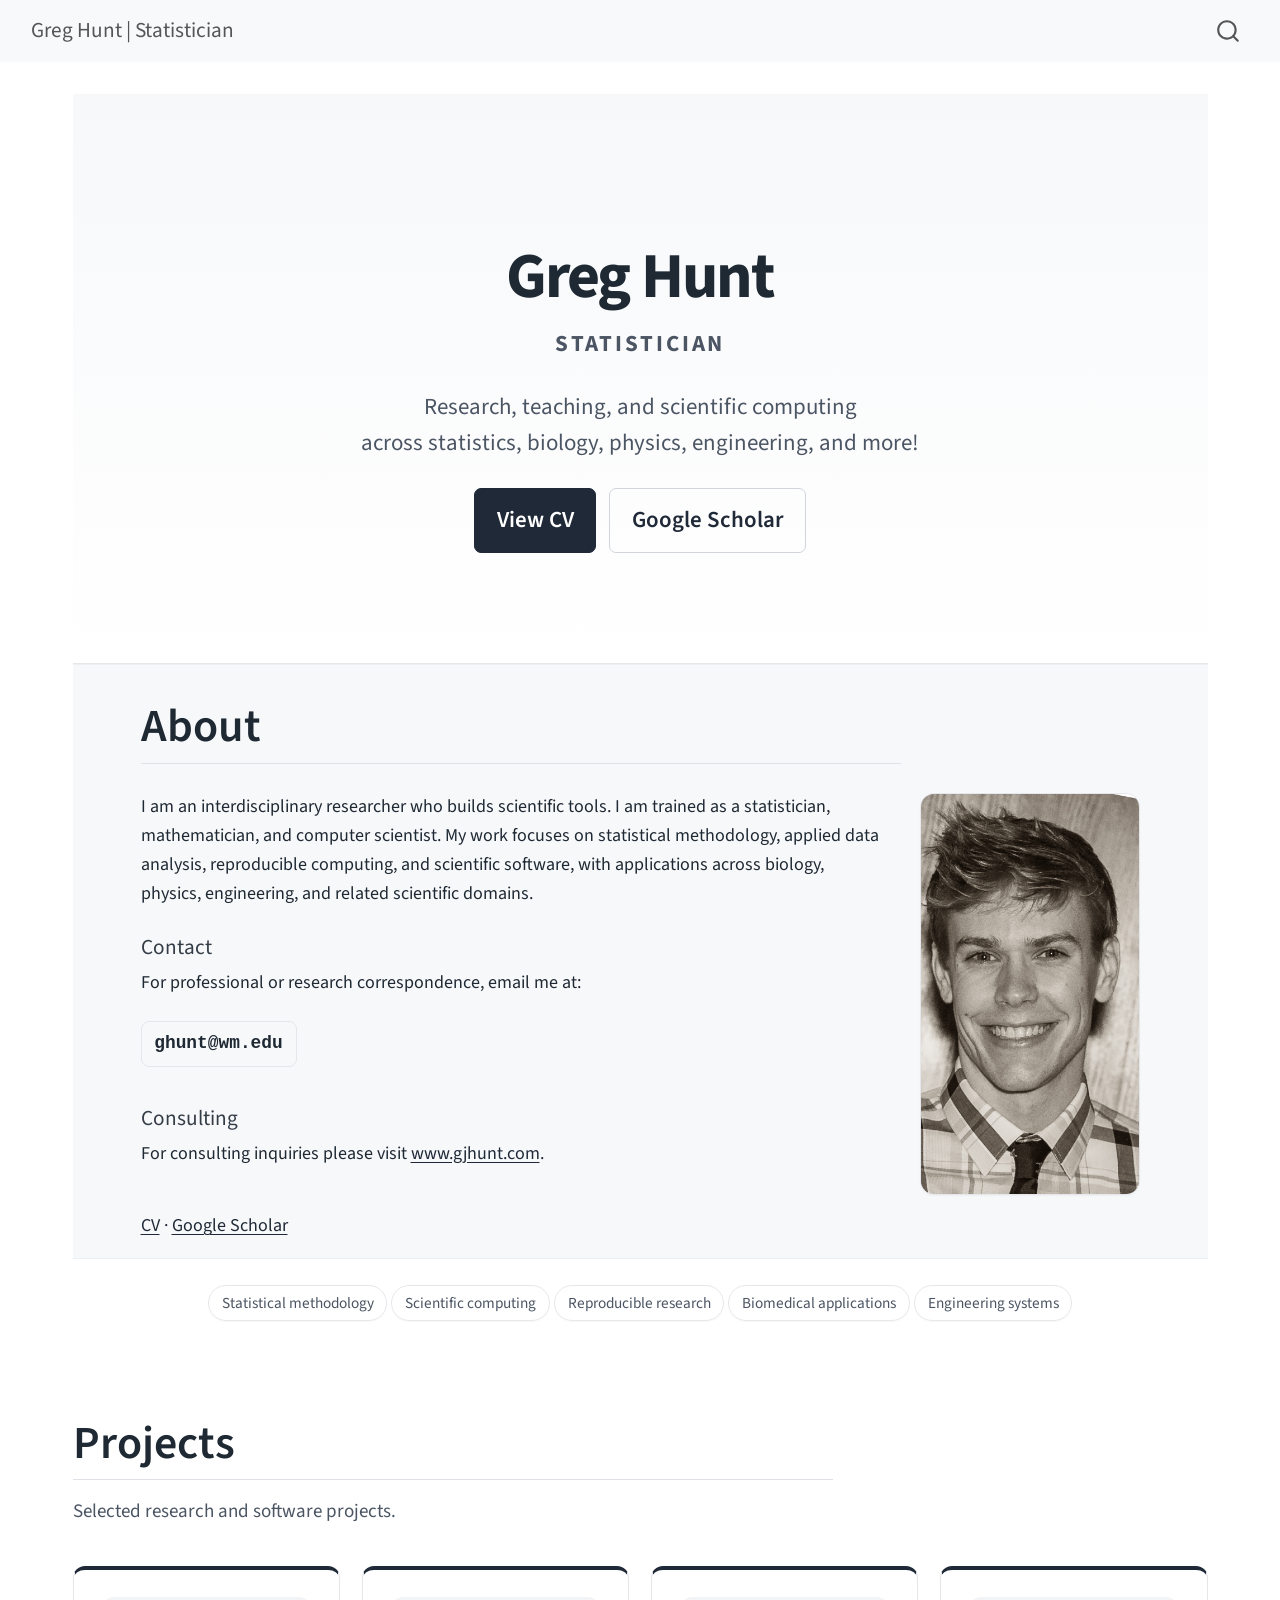
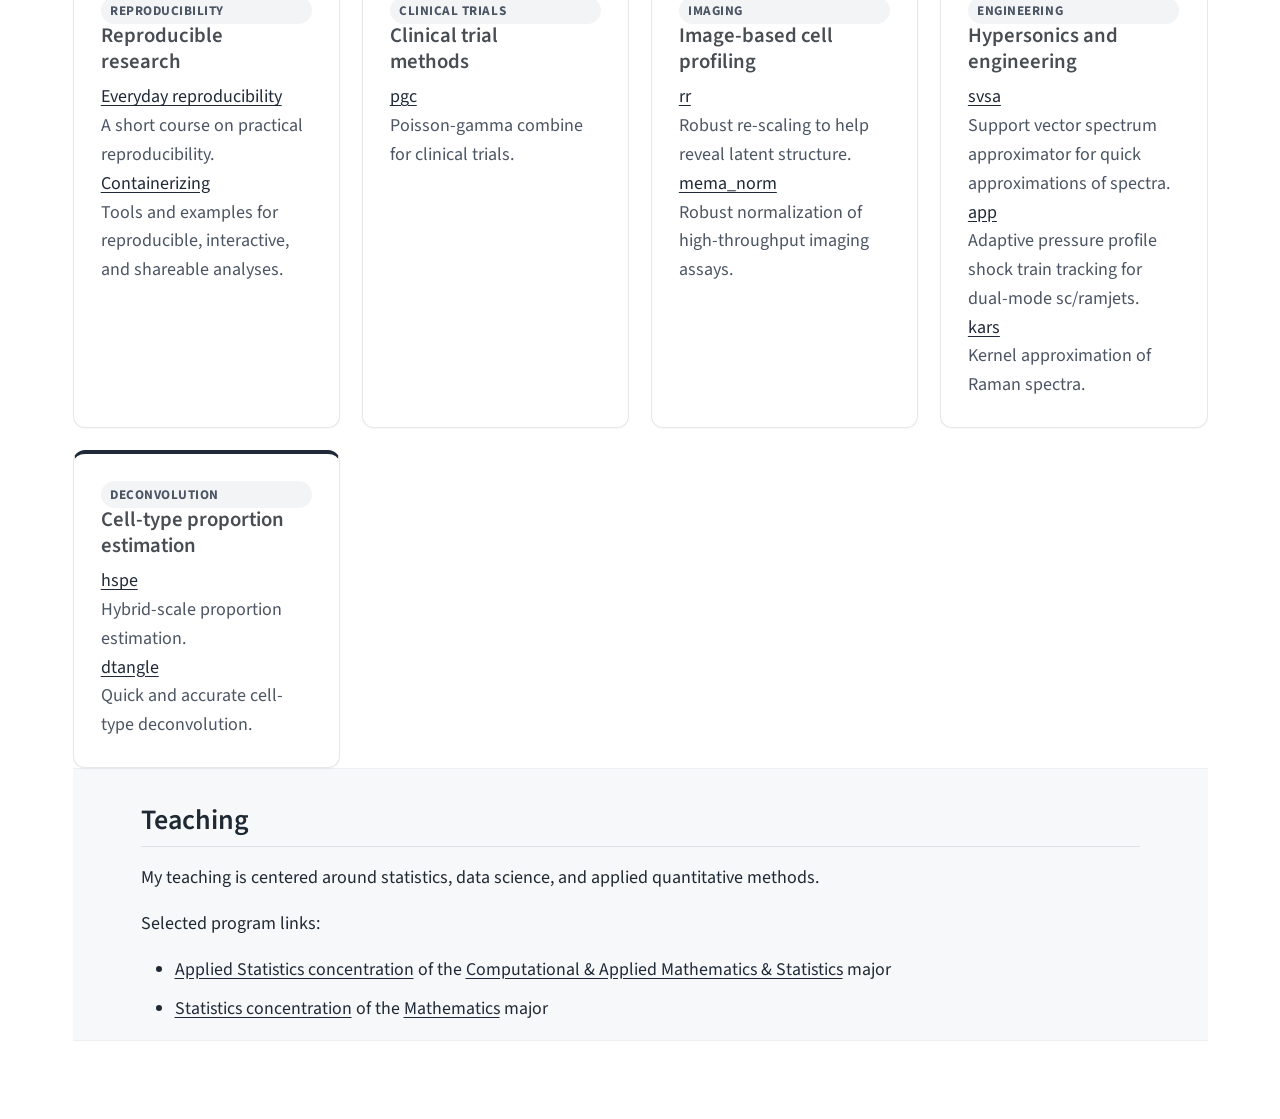
<file: docs/index.html>
<!DOCTYPE html>
<html xmlns="http://www.w3.org/1999/xhtml" lang="en" xml:lang="en"><head>

<meta charset="utf-8">
<meta name="generator" content="quarto-1.5.57">

<meta name="viewport" content="width=device-width, initial-scale=1.0, user-scalable=yes">


<title>Greg Hunt | Statistician</title>
<style>
code{white-space: pre-wrap;}
span.smallcaps{font-variant: small-caps;}
div.columns{display: flex; gap: min(4vw, 1.5em);}
div.column{flex: auto; overflow-x: auto;}
div.hanging-indent{margin-left: 1.5em; text-indent: -1.5em;}
ul.task-list{list-style: none;}
ul.task-list li input[type="checkbox"] {
  width: 0.8em;
  margin: 0 0.8em 0.2em -1em; /* quarto-specific, see https://github.com/quarto-dev/quarto-cli/issues/4556 */ 
  vertical-align: middle;
}
</style>


<script src="site_libs/quarto-nav/quarto-nav.js"></script>
<script src="site_libs/quarto-nav/headroom.min.js"></script>
<script src="site_libs/clipboard/clipboard.min.js"></script>
<script src="site_libs/quarto-search/autocomplete.umd.js"></script>
<script src="site_libs/quarto-search/fuse.min.js"></script>
<script src="site_libs/quarto-search/quarto-search.js"></script>
<meta name="quarto:offset" content="./">
<script src="site_libs/quarto-html/quarto.js"></script>
<script src="site_libs/quarto-html/popper.min.js"></script>
<script src="site_libs/quarto-html/tippy.umd.min.js"></script>
<script src="site_libs/quarto-html/anchor.min.js"></script>
<link href="site_libs/quarto-html/tippy.css" rel="stylesheet">
<link href="site_libs/quarto-html/quarto-syntax-highlighting.css" rel="stylesheet" id="quarto-text-highlighting-styles">
<script src="site_libs/bootstrap/bootstrap.min.js"></script>
<link href="site_libs/bootstrap/bootstrap-icons.css" rel="stylesheet">
<link href="site_libs/bootstrap/bootstrap.min.css" rel="stylesheet" id="quarto-bootstrap" data-mode="light">
<script id="quarto-search-options" type="application/json">{
  "location": "navbar",
  "copy-button": false,
  "collapse-after": 3,
  "panel-placement": "end",
  "type": "overlay",
  "limit": 50,
  "keyboard-shortcut": [
    "f",
    "/",
    "s"
  ],
  "show-item-context": false,
  "language": {
    "search-no-results-text": "No results",
    "search-matching-documents-text": "matching documents",
    "search-copy-link-title": "Copy link to search",
    "search-hide-matches-text": "Hide additional matches",
    "search-more-match-text": "more match in this document",
    "search-more-matches-text": "more matches in this document",
    "search-clear-button-title": "Clear",
    "search-text-placeholder": "",
    "search-detached-cancel-button-title": "Cancel",
    "search-submit-button-title": "Submit",
    "search-label": "Search"
  }
}</script>


<link rel="stylesheet" href="assets/styles.css">
</head>

<body class="nav-fixed">

<div id="quarto-search-results"></div>
  <header id="quarto-header" class="headroom fixed-top">
    <nav class="navbar navbar-expand-lg " data-bs-theme="dark">
      <div class="navbar-container container-fluid">
      <div class="navbar-brand-container mx-auto">
    <a class="navbar-brand" href="./index.html">
    <span class="navbar-title">Greg Hunt | Statistician</span>
    </a>
  </div>
        <div class="quarto-navbar-tools tools-end">
</div>
          <div id="quarto-search" class="" title="Search"></div>
      </div> <!-- /container-fluid -->
    </nav>
</header>
<!-- content -->
<div id="quarto-content" class="quarto-container page-columns page-rows-contents page-layout-full page-navbar">
<!-- sidebar -->
<!-- margin-sidebar -->
    
<!-- main -->
<main class="content column-page" id="quarto-document-content">




<section id="greg-hunt" class="level1 hero">
<h1>Greg Hunt</h1>
<p class="eyebrow">
Statistician
</p>
<p>Research, teaching, and scientific computing<br> across statistics, biology, physics, engineering, and more!</p>
<p><a href="files/cv.pdf" class="button">View CV</a> <a href="https://scholar.google.com/citations?user=9P_VwdgAAAAJ" class="button secondary">Google Scholar</a></p>
</section>
<section id="about" class="level2 alt about-section">
<h2 class="anchored" data-anchor-id="about">About</h2>
<div class="about-grid">
<div class="about-text">
<p>I am an interdisciplinary researcher who builds scientific tools. I am trained as a statistician, mathematician, and computer scientist. My work focuses on statistical methodology, applied data analysis, reproducible computing, and scientific software, with applications across biology, physics, engineering, and related scientific domains.</p>
<section id="contact" class="contact">
<section id="contact" class="level4">
<h4 class="anchored" data-anchor-id="contact">Contact</h4>
<p>For professional or research correspondence, email me at:</p>
<p><strong>ghunt@wm.edu</strong></p>
</section>
<section id="consulting" class="level4">
<h4 class="anchored" data-anchor-id="consulting">Consulting</h4>
<p>For consulting inquiries please visit <a href="https://gjhunt.com">www.gjhunt.com</a>.</p>
</section>
</section>
</div>
<p><img src="files/headshot.jpg" class="headshot img-fluid"></p>
</div>
<p><a href="files/cv.pdf">CV</a> · <a href="https://scholar.google.com/citations?user=9P_VwdgAAAAJ">Google Scholar</a></p>
</section>
<div class="cred-strip">
<p><span>Statistical methodology</span> <span>Scientific computing</span> <span>Reproducible research</span> <span>Biomedical applications</span> <span>Engineering systems</span></p>
</div>
<section id="projects" class="level2 services-section">
<h2 class="anchored" data-anchor-id="projects">Projects</h2>
<p>Selected research and software projects.</p>
<div class="cards">
<div class="card service-card">
<p class="service-tag">
Reproducibility
</p>
<section id="reproducible-research" class="level3">
<h3 class="anchored" data-anchor-id="reproducible-research">Reproducible research</h3>
<p><a href="https://gjhunt.github.io/repro_course">Everyday reproducibility</a><br>
A short course on practical reproducibility.</p>
<p><a href="https://gjhunt.github.io/containerize">Containerizing</a><br>
Tools and examples for reproducible, interactive, and shareable analyses.</p>
</section>
</div>
<div class="card service-card">
<p class="service-tag">
Clinical trials
</p>
<section id="clinical-trial-methods" class="level3">
<h3 class="anchored" data-anchor-id="clinical-trial-methods">Clinical trial methods</h3>
<p><a href="https://gjhunt.github.io/pgc">pgc</a><br>
Poisson-gamma combine for clinical trials.</p>
</section>
</div>
<div class="card service-card">
<p class="service-tag">
Imaging
</p>
<section id="image-based-cell-profiling" class="level3">
<h3 class="anchored" data-anchor-id="image-based-cell-profiling">Image-based cell profiling</h3>
<p><a href="https://gjhunt.github.io/rr">rr</a><br>
Robust re-scaling to help reveal latent structure.</p>
<p><a href="https://gjhunt.github.io/mema_norm">mema_norm</a><br>
Robust normalization of high-throughput imaging assays.</p>
</section>
</div>
<div class="card service-card">
<p class="service-tag">
Engineering
</p>
<section id="hypersonics-and-engineering" class="level3">
<h3 class="anchored" data-anchor-id="hypersonics-and-engineering">Hypersonics and engineering</h3>
<p><a href="https://gjhunt.github.io/svsa">svsa</a><br>
Support vector spectrum approximator for quick approximations of spectra.</p>
<p><a href="https://gjhunt.github.io/app">app</a><br>
Adaptive pressure profile shock train tracking for dual-mode sc/ramjets.</p>
<p><a href="https://gjhunt.github.io/kars">kars</a><br>
Kernel approximation of Raman spectra.</p>
</section>
</div>
<div class="card service-card">
<p class="service-tag">
Deconvolution
</p>
<section id="cell-type-proportion-estimation" class="level3">
<h3 class="anchored" data-anchor-id="cell-type-proportion-estimation">Cell-type proportion estimation</h3>
<p><a href="https://gjhunt.github.io/hspe">hspe</a><br>
Hybrid-scale proportion estimation.</p>
<p><a href="https://gjhunt.github.io/dtangle">dtangle</a><br>
Quick and accurate cell-type deconvolution.</p>
</section>
</div>
</div>
</section>
<section id="teaching" class="level2 alt">
<h2 class="anchored" data-anchor-id="teaching">Teaching</h2>
<p>My teaching is centered around statistics, data science, and applied quantitative methods.</p>
<p>Selected program links:</p>
<div class="project-list">
<ul>
<li><a href="https://www.wm.edu/as/cams/applied-statistics/index.php">Applied Statistics concentration</a> of the <a href="https://www.wm.edu/as/cams/">Computational &amp; Applied Mathematics &amp; Statistics</a> major</li>
<li><a href="https://www.wm.edu/as/mathematics/undergrad/major/statistics/">Statistics concentration</a> of the <a href="https://www.wm.edu/as/mathematics/">Mathematics</a> major</li>
</ul>
</div>
</section>



</main> <!-- /main -->
<script id="quarto-html-after-body" type="application/javascript">
window.document.addEventListener("DOMContentLoaded", function (event) {
  const toggleBodyColorMode = (bsSheetEl) => {
    const mode = bsSheetEl.getAttribute("data-mode");
    const bodyEl = window.document.querySelector("body");
    if (mode === "dark") {
      bodyEl.classList.add("quarto-dark");
      bodyEl.classList.remove("quarto-light");
    } else {
      bodyEl.classList.add("quarto-light");
      bodyEl.classList.remove("quarto-dark");
    }
  }
  const toggleBodyColorPrimary = () => {
    const bsSheetEl = window.document.querySelector("link#quarto-bootstrap");
    if (bsSheetEl) {
      toggleBodyColorMode(bsSheetEl);
    }
  }
  toggleBodyColorPrimary();  
  const icon = "";
  const anchorJS = new window.AnchorJS();
  anchorJS.options = {
    placement: 'right',
    icon: icon
  };
  anchorJS.add('.anchored');
  const isCodeAnnotation = (el) => {
    for (const clz of el.classList) {
      if (clz.startsWith('code-annotation-')) {                     
        return true;
      }
    }
    return false;
  }
  const onCopySuccess = function(e) {
    // button target
    const button = e.trigger;
    // don't keep focus
    button.blur();
    // flash "checked"
    button.classList.add('code-copy-button-checked');
    var currentTitle = button.getAttribute("title");
    button.setAttribute("title", "Copied!");
    let tooltip;
    if (window.bootstrap) {
      button.setAttribute("data-bs-toggle", "tooltip");
      button.setAttribute("data-bs-placement", "left");
      button.setAttribute("data-bs-title", "Copied!");
      tooltip = new bootstrap.Tooltip(button, 
        { trigger: "manual", 
          customClass: "code-copy-button-tooltip",
          offset: [0, -8]});
      tooltip.show();    
    }
    setTimeout(function() {
      if (tooltip) {
        tooltip.hide();
        button.removeAttribute("data-bs-title");
        button.removeAttribute("data-bs-toggle");
        button.removeAttribute("data-bs-placement");
      }
      button.setAttribute("title", currentTitle);
      button.classList.remove('code-copy-button-checked');
    }, 1000);
    // clear code selection
    e.clearSelection();
  }
  const getTextToCopy = function(trigger) {
      const codeEl = trigger.previousElementSibling.cloneNode(true);
      for (const childEl of codeEl.children) {
        if (isCodeAnnotation(childEl)) {
          childEl.remove();
        }
      }
      return codeEl.innerText;
  }
  const clipboard = new window.ClipboardJS('.code-copy-button:not([data-in-quarto-modal])', {
    text: getTextToCopy
  });
  clipboard.on('success', onCopySuccess);
  if (window.document.getElementById('quarto-embedded-source-code-modal')) {
    // For code content inside modals, clipBoardJS needs to be initialized with a container option
    // TODO: Check when it could be a function (https://github.com/zenorocha/clipboard.js/issues/860)
    const clipboardModal = new window.ClipboardJS('.code-copy-button[data-in-quarto-modal]', {
      text: getTextToCopy,
      container: window.document.getElementById('quarto-embedded-source-code-modal')
    });
    clipboardModal.on('success', onCopySuccess);
  }
    var localhostRegex = new RegExp(/^(?:http|https):\/\/localhost\:?[0-9]*\//);
    var mailtoRegex = new RegExp(/^mailto:/);
      var filterRegex = new RegExp('/' + window.location.host + '/');
    var isInternal = (href) => {
        return filterRegex.test(href) || localhostRegex.test(href) || mailtoRegex.test(href);
    }
    // Inspect non-navigation links and adorn them if external
 	var links = window.document.querySelectorAll('a[href]:not(.nav-link):not(.navbar-brand):not(.toc-action):not(.sidebar-link):not(.sidebar-item-toggle):not(.pagination-link):not(.no-external):not([aria-hidden]):not(.dropdown-item):not(.quarto-navigation-tool):not(.about-link)');
    for (var i=0; i<links.length; i++) {
      const link = links[i];
      if (!isInternal(link.href)) {
        // undo the damage that might have been done by quarto-nav.js in the case of
        // links that we want to consider external
        if (link.dataset.originalHref !== undefined) {
          link.href = link.dataset.originalHref;
        }
      }
    }
  function tippyHover(el, contentFn, onTriggerFn, onUntriggerFn) {
    const config = {
      allowHTML: true,
      maxWidth: 500,
      delay: 100,
      arrow: false,
      appendTo: function(el) {
          return el.parentElement;
      },
      interactive: true,
      interactiveBorder: 10,
      theme: 'quarto',
      placement: 'bottom-start',
    };
    if (contentFn) {
      config.content = contentFn;
    }
    if (onTriggerFn) {
      config.onTrigger = onTriggerFn;
    }
    if (onUntriggerFn) {
      config.onUntrigger = onUntriggerFn;
    }
    window.tippy(el, config); 
  }
  const noterefs = window.document.querySelectorAll('a[role="doc-noteref"]');
  for (var i=0; i<noterefs.length; i++) {
    const ref = noterefs[i];
    tippyHover(ref, function() {
      // use id or data attribute instead here
      let href = ref.getAttribute('data-footnote-href') || ref.getAttribute('href');
      try { href = new URL(href).hash; } catch {}
      const id = href.replace(/^#\/?/, "");
      const note = window.document.getElementById(id);
      if (note) {
        return note.innerHTML;
      } else {
        return "";
      }
    });
  }
  const xrefs = window.document.querySelectorAll('a.quarto-xref');
  const processXRef = (id, note) => {
    // Strip column container classes
    const stripColumnClz = (el) => {
      el.classList.remove("page-full", "page-columns");
      if (el.children) {
        for (const child of el.children) {
          stripColumnClz(child);
        }
      }
    }
    stripColumnClz(note)
    if (id === null || id.startsWith('sec-')) {
      // Special case sections, only their first couple elements
      const container = document.createElement("div");
      if (note.children && note.children.length > 2) {
        container.appendChild(note.children[0].cloneNode(true));
        for (let i = 1; i < note.children.length; i++) {
          const child = note.children[i];
          if (child.tagName === "P" && child.innerText === "") {
            continue;
          } else {
            container.appendChild(child.cloneNode(true));
            break;
          }
        }
        if (window.Quarto?.typesetMath) {
          window.Quarto.typesetMath(container);
        }
        return container.innerHTML
      } else {
        if (window.Quarto?.typesetMath) {
          window.Quarto.typesetMath(note);
        }
        return note.innerHTML;
      }
    } else {
      // Remove any anchor links if they are present
      const anchorLink = note.querySelector('a.anchorjs-link');
      if (anchorLink) {
        anchorLink.remove();
      }
      if (window.Quarto?.typesetMath) {
        window.Quarto.typesetMath(note);
      }
      // TODO in 1.5, we should make sure this works without a callout special case
      if (note.classList.contains("callout")) {
        return note.outerHTML;
      } else {
        return note.innerHTML;
      }
    }
  }
  for (var i=0; i<xrefs.length; i++) {
    const xref = xrefs[i];
    tippyHover(xref, undefined, function(instance) {
      instance.disable();
      let url = xref.getAttribute('href');
      let hash = undefined; 
      if (url.startsWith('#')) {
        hash = url;
      } else {
        try { hash = new URL(url).hash; } catch {}
      }
      if (hash) {
        const id = hash.replace(/^#\/?/, "");
        const note = window.document.getElementById(id);
        if (note !== null) {
          try {
            const html = processXRef(id, note.cloneNode(true));
            instance.setContent(html);
          } finally {
            instance.enable();
            instance.show();
          }
        } else {
          // See if we can fetch this
          fetch(url.split('#')[0])
          .then(res => res.text())
          .then(html => {
            const parser = new DOMParser();
            const htmlDoc = parser.parseFromString(html, "text/html");
            const note = htmlDoc.getElementById(id);
            if (note !== null) {
              const html = processXRef(id, note);
              instance.setContent(html);
            } 
          }).finally(() => {
            instance.enable();
            instance.show();
          });
        }
      } else {
        // See if we can fetch a full url (with no hash to target)
        // This is a special case and we should probably do some content thinning / targeting
        fetch(url)
        .then(res => res.text())
        .then(html => {
          const parser = new DOMParser();
          const htmlDoc = parser.parseFromString(html, "text/html");
          const note = htmlDoc.querySelector('main.content');
          if (note !== null) {
            // This should only happen for chapter cross references
            // (since there is no id in the URL)
            // remove the first header
            if (note.children.length > 0 && note.children[0].tagName === "HEADER") {
              note.children[0].remove();
            }
            const html = processXRef(null, note);
            instance.setContent(html);
          } 
        }).finally(() => {
          instance.enable();
          instance.show();
        });
      }
    }, function(instance) {
    });
  }
      let selectedAnnoteEl;
      const selectorForAnnotation = ( cell, annotation) => {
        let cellAttr = 'data-code-cell="' + cell + '"';
        let lineAttr = 'data-code-annotation="' +  annotation + '"';
        const selector = 'span[' + cellAttr + '][' + lineAttr + ']';
        return selector;
      }
      const selectCodeLines = (annoteEl) => {
        const doc = window.document;
        const targetCell = annoteEl.getAttribute("data-target-cell");
        const targetAnnotation = annoteEl.getAttribute("data-target-annotation");
        const annoteSpan = window.document.querySelector(selectorForAnnotation(targetCell, targetAnnotation));
        const lines = annoteSpan.getAttribute("data-code-lines").split(",");
        const lineIds = lines.map((line) => {
          return targetCell + "-" + line;
        })
        let top = null;
        let height = null;
        let parent = null;
        if (lineIds.length > 0) {
            //compute the position of the single el (top and bottom and make a div)
            const el = window.document.getElementById(lineIds[0]);
            top = el.offsetTop;
            height = el.offsetHeight;
            parent = el.parentElement.parentElement;
          if (lineIds.length > 1) {
            const lastEl = window.document.getElementById(lineIds[lineIds.length - 1]);
            const bottom = lastEl.offsetTop + lastEl.offsetHeight;
            height = bottom - top;
          }
          if (top !== null && height !== null && parent !== null) {
            // cook up a div (if necessary) and position it 
            let div = window.document.getElementById("code-annotation-line-highlight");
            if (div === null) {
              div = window.document.createElement("div");
              div.setAttribute("id", "code-annotation-line-highlight");
              div.style.position = 'absolute';
              parent.appendChild(div);
            }
            div.style.top = top - 2 + "px";
            div.style.height = height + 4 + "px";
            div.style.left = 0;
            let gutterDiv = window.document.getElementById("code-annotation-line-highlight-gutter");
            if (gutterDiv === null) {
              gutterDiv = window.document.createElement("div");
              gutterDiv.setAttribute("id", "code-annotation-line-highlight-gutter");
              gutterDiv.style.position = 'absolute';
              const codeCell = window.document.getElementById(targetCell);
              const gutter = codeCell.querySelector('.code-annotation-gutter');
              gutter.appendChild(gutterDiv);
            }
            gutterDiv.style.top = top - 2 + "px";
            gutterDiv.style.height = height + 4 + "px";
          }
          selectedAnnoteEl = annoteEl;
        }
      };
      const unselectCodeLines = () => {
        const elementsIds = ["code-annotation-line-highlight", "code-annotation-line-highlight-gutter"];
        elementsIds.forEach((elId) => {
          const div = window.document.getElementById(elId);
          if (div) {
            div.remove();
          }
        });
        selectedAnnoteEl = undefined;
      };
        // Handle positioning of the toggle
    window.addEventListener(
      "resize",
      throttle(() => {
        elRect = undefined;
        if (selectedAnnoteEl) {
          selectCodeLines(selectedAnnoteEl);
        }
      }, 10)
    );
    function throttle(fn, ms) {
    let throttle = false;
    let timer;
      return (...args) => {
        if(!throttle) { // first call gets through
            fn.apply(this, args);
            throttle = true;
        } else { // all the others get throttled
            if(timer) clearTimeout(timer); // cancel #2
            timer = setTimeout(() => {
              fn.apply(this, args);
              timer = throttle = false;
            }, ms);
        }
      };
    }
      // Attach click handler to the DT
      const annoteDls = window.document.querySelectorAll('dt[data-target-cell]');
      for (const annoteDlNode of annoteDls) {
        annoteDlNode.addEventListener('click', (event) => {
          const clickedEl = event.target;
          if (clickedEl !== selectedAnnoteEl) {
            unselectCodeLines();
            const activeEl = window.document.querySelector('dt[data-target-cell].code-annotation-active');
            if (activeEl) {
              activeEl.classList.remove('code-annotation-active');
            }
            selectCodeLines(clickedEl);
            clickedEl.classList.add('code-annotation-active');
          } else {
            // Unselect the line
            unselectCodeLines();
            clickedEl.classList.remove('code-annotation-active');
          }
        });
      }
  const findCites = (el) => {
    const parentEl = el.parentElement;
    if (parentEl) {
      const cites = parentEl.dataset.cites;
      if (cites) {
        return {
          el,
          cites: cites.split(' ')
        };
      } else {
        return findCites(el.parentElement)
      }
    } else {
      return undefined;
    }
  };
  var bibliorefs = window.document.querySelectorAll('a[role="doc-biblioref"]');
  for (var i=0; i<bibliorefs.length; i++) {
    const ref = bibliorefs[i];
    const citeInfo = findCites(ref);
    if (citeInfo) {
      tippyHover(citeInfo.el, function() {
        var popup = window.document.createElement('div');
        citeInfo.cites.forEach(function(cite) {
          var citeDiv = window.document.createElement('div');
          citeDiv.classList.add('hanging-indent');
          citeDiv.classList.add('csl-entry');
          var biblioDiv = window.document.getElementById('ref-' + cite);
          if (biblioDiv) {
            citeDiv.innerHTML = biblioDiv.innerHTML;
          }
          popup.appendChild(citeDiv);
        });
        return popup.innerHTML;
      });
    }
  }
});
</script>
</div> <!-- /content -->




</body></html>
</file>
<file: docs/site_libs/quarto-html/tippy.css>
.tippy-box[data-animation=fade][data-state=hidden]{opacity:0}[data-tippy-root]{max-width:calc(100vw - 10px)}.tippy-box{position:relative;background-color:#333;color:#fff;border-radius:4px;font-size:14px;line-height:1.4;white-space:normal;outline:0;transition-property:transform,visibility,opacity}.tippy-box[data-placement^=top]>.tippy-arrow{bottom:0}.tippy-box[data-placement^=top]>.tippy-arrow:before{bottom:-7px;left:0;border-width:8px 8px 0;border-top-color:initial;transform-origin:center top}.tippy-box[data-placement^=bottom]>.tippy-arrow{top:0}.tippy-box[data-placement^=bottom]>.tippy-arrow:before{top:-7px;left:0;border-width:0 8px 8px;border-bottom-color:initial;transform-origin:center bottom}.tippy-box[data-placement^=left]>.tippy-arrow{right:0}.tippy-box[data-placement^=left]>.tippy-arrow:before{border-width:8px 0 8px 8px;border-left-color:initial;right:-7px;transform-origin:center left}.tippy-box[data-placement^=right]>.tippy-arrow{left:0}.tippy-box[data-placement^=right]>.tippy-arrow:before{left:-7px;border-width:8px 8px 8px 0;border-right-color:initial;transform-origin:center right}.tippy-box[data-inertia][data-state=visible]{transition-timing-function:cubic-bezier(.54,1.5,.38,1.11)}.tippy-arrow{width:16px;height:16px;color:#333}.tippy-arrow:before{content:"";position:absolute;border-color:transparent;border-style:solid}.tippy-content{position:relative;padding:5px 9px;z-index:1}
</file>
<file: docs/site_libs/quarto-html/quarto-syntax-highlighting.css>
/* quarto syntax highlight colors */
:root {
  --quarto-hl-ot-color: #003B4F;
  --quarto-hl-at-color: #657422;
  --quarto-hl-ss-color: #20794D;
  --quarto-hl-an-color: #5E5E5E;
  --quarto-hl-fu-color: #4758AB;
  --quarto-hl-st-color: #20794D;
  --quarto-hl-cf-color: #003B4F;
  --quarto-hl-op-color: #5E5E5E;
  --quarto-hl-er-color: #AD0000;
  --quarto-hl-bn-color: #AD0000;
  --quarto-hl-al-color: #AD0000;
  --quarto-hl-va-color: #111111;
  --quarto-hl-bu-color: inherit;
  --quarto-hl-ex-color: inherit;
  --quarto-hl-pp-color: #AD0000;
  --quarto-hl-in-color: #5E5E5E;
  --quarto-hl-vs-color: #20794D;
  --quarto-hl-wa-color: #5E5E5E;
  --quarto-hl-do-color: #5E5E5E;
  --quarto-hl-im-color: #00769E;
  --quarto-hl-ch-color: #20794D;
  --quarto-hl-dt-color: #AD0000;
  --quarto-hl-fl-color: #AD0000;
  --quarto-hl-co-color: #5E5E5E;
  --quarto-hl-cv-color: #5E5E5E;
  --quarto-hl-cn-color: #8f5902;
  --quarto-hl-sc-color: #5E5E5E;
  --quarto-hl-dv-color: #AD0000;
  --quarto-hl-kw-color: #003B4F;
}

/* other quarto variables */
:root {
  --quarto-font-monospace: SFMono-Regular, Menlo, Monaco, Consolas, "Liberation Mono", "Courier New", monospace;
}

pre > code.sourceCode > span {
  color: #003B4F;
}

code span {
  color: #003B4F;
}

code.sourceCode > span {
  color: #003B4F;
}

div.sourceCode,
div.sourceCode pre.sourceCode {
  color: #003B4F;
}

code span.ot {
  color: #003B4F;
  font-style: inherit;
}

code span.at {
  color: #657422;
  font-style: inherit;
}

code span.ss {
  color: #20794D;
  font-style: inherit;
}

code span.an {
  color: #5E5E5E;
  font-style: inherit;
}

code span.fu {
  color: #4758AB;
  font-style: inherit;
}

code span.st {
  color: #20794D;
  font-style: inherit;
}

code span.cf {
  color: #003B4F;
  font-weight: bold;
  font-style: inherit;
}

code span.op {
  color: #5E5E5E;
  font-style: inherit;
}

code span.er {
  color: #AD0000;
  font-style: inherit;
}

code span.bn {
  color: #AD0000;
  font-style: inherit;
}

code span.al {
  color: #AD0000;
  font-style: inherit;
}

code span.va {
  color: #111111;
  font-style: inherit;
}

code span.bu {
  font-style: inherit;
}

code span.ex {
  font-style: inherit;
}

code span.pp {
  color: #AD0000;
  font-style: inherit;
}

code span.in {
  color: #5E5E5E;
  font-style: inherit;
}

code span.vs {
  color: #20794D;
  font-style: inherit;
}

code span.wa {
  color: #5E5E5E;
  font-style: italic;
}

code span.do {
  color: #5E5E5E;
  font-style: italic;
}

code span.im {
  color: #00769E;
  font-style: inherit;
}

code span.ch {
  color: #20794D;
  font-style: inherit;
}

code span.dt {
  color: #AD0000;
  font-style: inherit;
}

code span.fl {
  color: #AD0000;
  font-style: inherit;
}

code span.co {
  color: #5E5E5E;
  font-style: inherit;
}

code span.cv {
  color: #5E5E5E;
  font-style: italic;
}

code span.cn {
  color: #8f5902;
  font-style: inherit;
}

code span.sc {
  color: #5E5E5E;
  font-style: inherit;
}

code span.dv {
  color: #AD0000;
  font-style: inherit;
}

code span.kw {
  color: #003B4F;
  font-weight: bold;
  font-style: inherit;
}

.prevent-inlining {
  content: "</";
}

/*# sourceMappingURL=debc5d5d77c3f9108843748ff7464032.css.map */
</file>
<file: docs/assets/styles.css>
body {
  font-size: 18px;
  line-height: 1.6;
  color: #1f2933;
}

a {
  color: #1f2937;
}

.hero {
  padding: 6.5rem 1.5rem 5rem 1.5rem;
  text-align: center;
  background: linear-gradient(180deg, #f7f8fa 0%, #ffffff 100%);
  border-bottom: 1px solid #e5e7eb;
}

.eyebrow {
  text-transform: uppercase;
  letter-spacing: 0.12em;
  font-size: 0.8rem;
  font-weight: 700;
  color: #6b7280;
  margin-bottom: 1rem;
}

.hero h1 {
  font-size: clamp(2.4rem, 5vw, 4rem);
  margin-bottom: 0.65rem;
  font-weight: 700;
  letter-spacing: -0.03em;
}

.hero p {
  max-width: 760px;
  margin: 0 auto 1.5rem auto;
  font-size: 1.35rem;
  color: #4b5563;
}

.location-badge {
  display: inline-block;
  margin: 0.15rem auto 1.75rem auto;
  padding: 0.35rem 0.75rem;
  border: 1px solid #e5e7eb;
  border-radius: 999px;
  background: white;
  color: #4b5563;
  font-size: 0.92rem;
}

.button {
  display: inline-block;
  padding: 0.78rem 1.25rem;
  background: #1f2937;
  color: white !important;
  border-radius: 7px;
  text-decoration: none;
  font-weight: 600;
  border: 1px solid #1f2937;
}

.button:hover {
  background: #374151;
  border-color: #374151;
}

.button.secondary {
  background: transparent;
  color: #1f2937 !important;
  border: 1px solid #d1d5db;
  margin-left: 0.5rem;
}

.button.secondary:hover {
  background: #f3f4f6;
  border-color: #c4c8cf;
}

.section {
  max-width: 1050px;
  margin: 0 auto;
  padding: 4.25rem 1.5rem;
}

.section h2 {
  font-size: 2rem;
  margin-bottom: 1.5rem;
  letter-spacing: -0.02em;
}

.section p {
  max-width: 820px;
}

.alt {
  background: #f7f8fa;
  max-width: none;
  padding-left: calc((100% - 1050px) / 2 + 1.5rem);
  padding-right: calc((100% - 1050px) / 2 + 1.5rem);
  border-top: 1px solid #edf0f3;
  border-bottom: 1px solid #edf0f3;
}

.about-section h2,
.services-section h2 {
  max-width: 760px;
  font-size: clamp(2rem, 4vw, 2.7rem);
  line-height: 1.15;
  margin-bottom: 1rem;
}

.about-grid {
  display: grid;
  grid-template-columns: minmax(0, 1fr) 220px;
  gap: 2rem;
  align-items: start;
  margin-top: 1.75rem;
}

.about-text p:first-child {
  margin-top: 0;
}

.headshot {
  width: 220px;
  border-radius: 14px;
  border: 1px solid #e5e7eb;
  box-shadow: 0 1px 2px rgba(0, 0, 0, 0.04);
}

.callout-note {
  max-width: 820px;
  margin-top: 1.75rem;
  margin-bottom: 1.75rem;
}

.cred-strip {
  max-width: 1050px;
  margin: 0.75rem auto 0 auto;
  padding: 1rem 1.5rem 0.25rem 1.5rem;
  display: flex;
  flex-wrap: wrap;
  gap: 0.75rem;
  justify-content: center;
}

.cred-strip span {
  padding: 0.35rem 0.75rem;
  border: 1px solid #e5e7eb;
  border-radius: 999px;
  background: white;
  font-size: 0.9rem;
  color: #4b5563;
  box-shadow: 0 1px 2px rgba(0, 0, 0, 0.04);
}

.services-section {
  padding-top: 2.5rem;
}

.services-section > p {
  font-size: 1.12rem;
  color: #4b5563;
}

.cards {
  display: grid;
  grid-template-columns: repeat(auto-fit, minmax(265px, 1fr));
  gap: 1.25rem;
  margin-top: 2.25rem;
}

.card {
  padding: 1.6rem;
  border: 1px solid #e5e7eb;
  border-radius: 12px;
  background: white;
  box-shadow: 0 1px 2px rgba(0, 0, 0, 0.04);
}

.service-card {
  border-top: 4px solid #1f2937;
  transition: transform 120ms ease, box-shadow 120ms ease;
}

.service-card:hover {
  transform: translateY(-2px);
  box-shadow: 0 8px 20px rgba(0, 0, 0, 0.06);
}

.service-tag {
  display: inline-block;
  width: auto;
  margin: 0 0 0.85rem 0;
  padding: 0.18rem 0.55rem;
  border-radius: 999px;
  background: #f3f4f6;
  color: #4b5563;
  font-size: 0.78rem;
  font-weight: 700;
  letter-spacing: 0.04em;
  text-transform: uppercase;
}

.card h3 {
  margin-top: 0;
  font-size: 1.22rem;
}

.card p {
  margin-bottom: 0;
  color: #4b5563;
}

.project-list {
  max-width: 800px;
  font-size: 1.05rem;
}

.project-list li {
  margin-bottom: 0.6rem;
}

.contact {
  text-align: left;
}

.contact p {
  margin-left: auto;
  margin-right: auto;
}

.contact strong {
  display: inline-block;
  margin: 0.35rem 0 0.75rem 0;
  padding: 0.45rem 0.75rem;
  border: 1px solid #e5e7eb;
  border-radius: 8px;
  background: #f7f8fa;
  font-family: ui-monospace, SFMono-Regular, Menlo, Monaco, Consolas, "Liberation Mono", monospace;
  font-size: 1.05rem;
  color: #1f2933;
}

@media (max-width: 700px) {
  .about-grid {
    grid-template-columns: 1fr;
  }

  .headshot {
    width: 180px;
  }
}

@media (max-width: 640px) {
  body {
    font-size: 17px;
  }

  .hero {
    padding: 4.5rem 1.25rem 3.5rem 1.25rem;
  }

  .hero p {
    font-size: 1.15rem;
  }

  .button {
    display: block;
    max-width: 260px;
    margin: 0 auto 0.75rem auto;
  }

  .button.secondary {
    margin-left: auto;
  }

  .section {
    padding: 3.25rem 1.25rem;
  }

  .alt {
    padding-left: 1.25rem;
    padding-right: 1.25rem;
  }

  .contact strong {
    word-break: break-all;
  }
}
</file>
